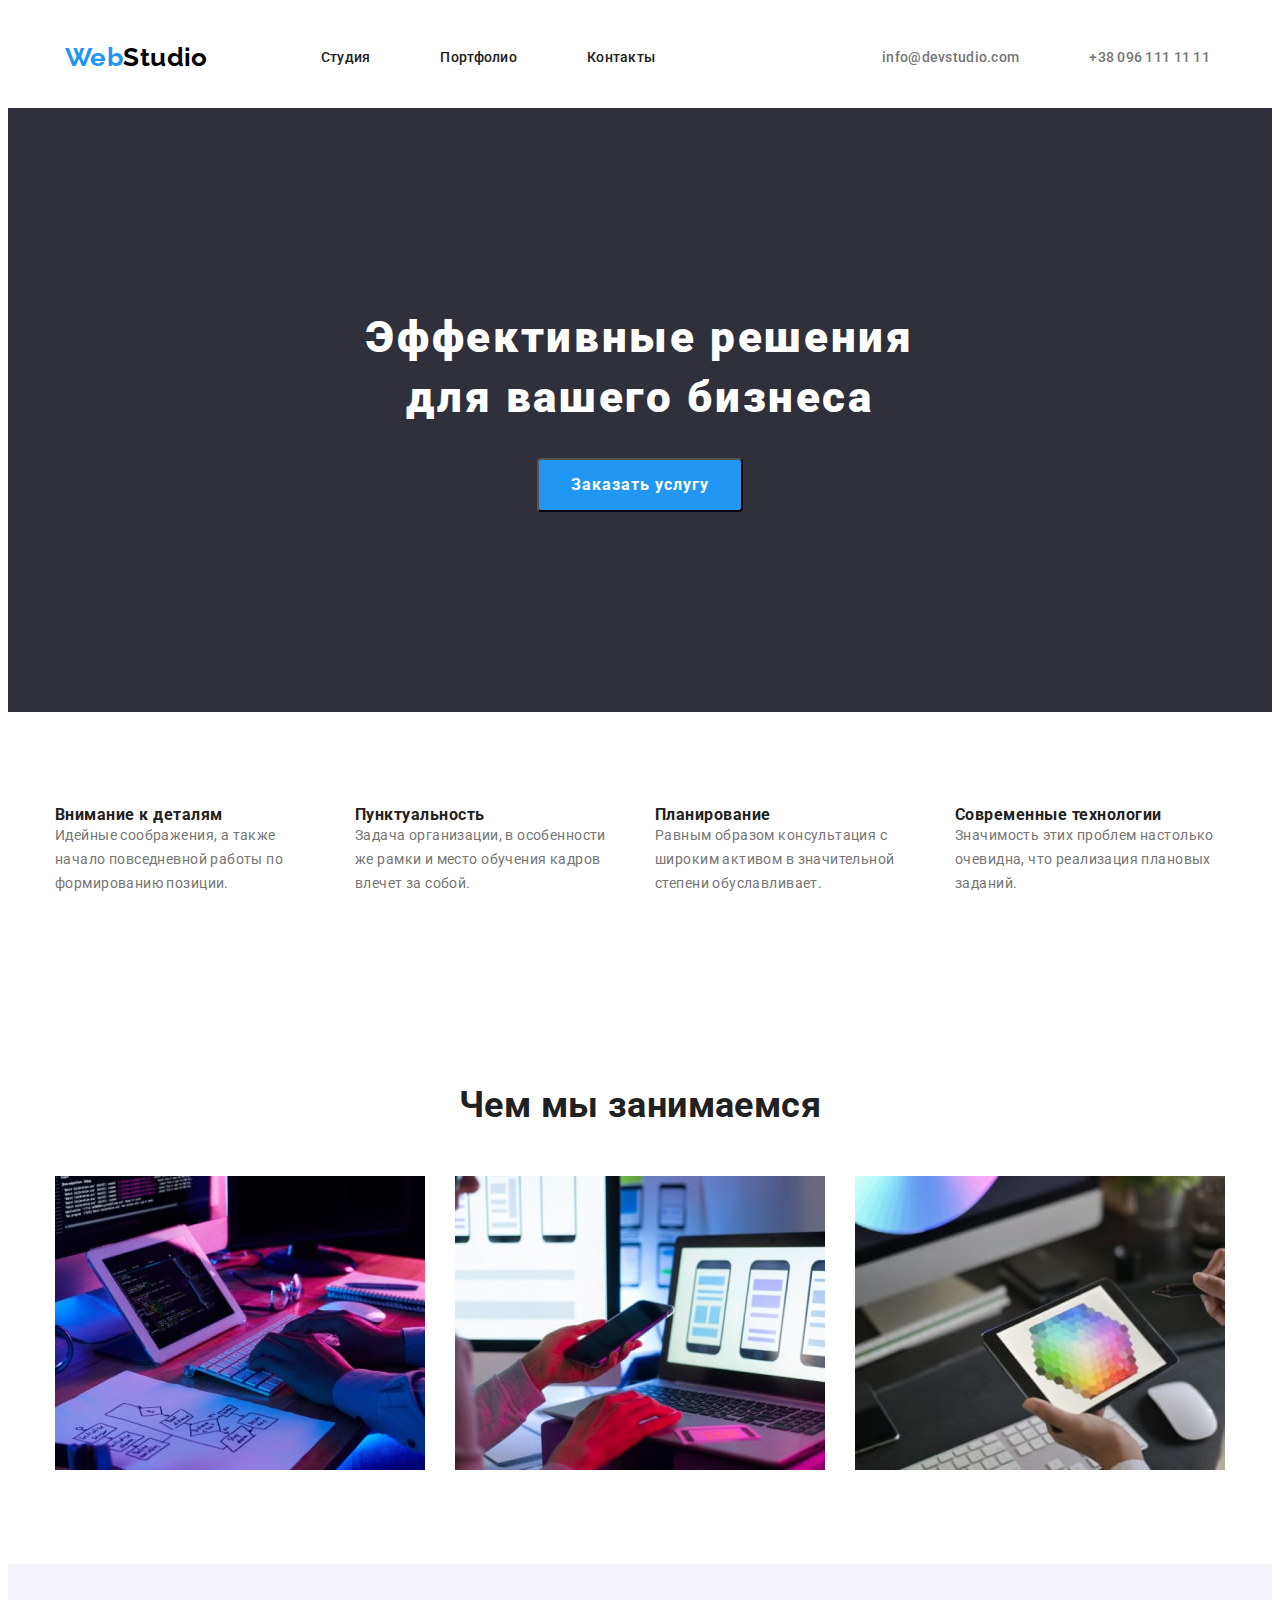
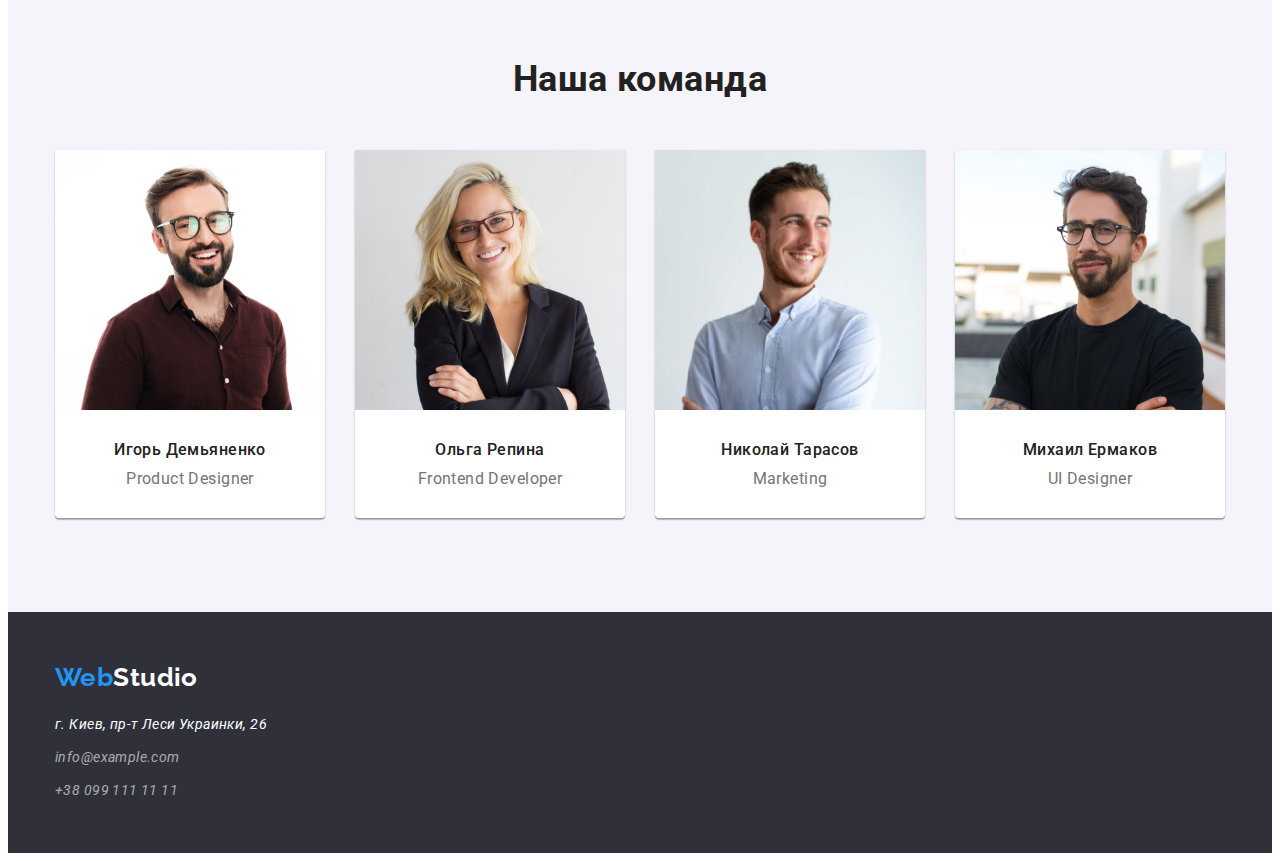
<file: index.html>
<!DOCTYPE html>
<html lang="ru">
<head>
    <meta charset="UTF-8">
    <meta http-equiv="X-UA-Compatible" content="IE=edge">
    <meta name="viewport" content="width=device-width, initial-scale=1.0">
    <title>Document</title>
    <link rel="preconnect" href="https://fonts.googleapis.com">
    <link rel="preconnect" href="https://fonts.gstatic.com" crossorigin>
    <link href="https://fonts.googleapis.com/css2?family=Raleway:wght@700&family=Roboto:wght@400;500;700;900&display=swap"
        rel="stylesheet">
        <link rel="stylesheet" href="https://cdnjs.cloudflare.com/ajax/libs/modern-normalize/1.1.0/modern-normalize.min.css"
            integrity="sha512-wpPYUAdjBVSE4KJnH1VR1HeZfpl1ub8YT/NKx4PuQ5NmX2tKuGu6U/JRp5y+Y8XG2tV+wKQpNHVUX03MfMFn9Q=="
            crossorigin="anonymous" referrerpolicy="no-referrer" />
    <link rel="stylesheet" href="./css/styles.css">
</head>
<body>
<header class="header">
    <div class="container header-container">
    <nav class="header-nav">
    <a class="link header-logo" href=""><span class="header-span">Web</span>Studio</a>
    <ul class="list header-nav-list">
        <li class="header-item"><a class="link header-link" href="">Студия</a></li>
        <li class="header-item"><a class="link header-link" href="./portfolio.html">Портфолио</a></li>
        <li class="header-item"><a class="link header-link" href="">Контакты</a></li>
    </ul>
    </nav>
    <ul class="list header-list">
        <li class="header-item"><a class="link header-mail" href="mailto:info@devstudio.com">info@devstudio.com</a></li>
        <li class="header-item"><a class="link header-tel" href="tel:+380961111111">+38 096 111 11 11</a></li>
    </ul>
    </div>
</header>
<main>
<section class="head section">
    <div class="container">
    <h1 class="head-title">Эффективные решения для вашего бизнеса</h1>
    <button class="head-btn" type="button">Заказать услугу</button>
    </div>
</section>
<section class="plan section">
    <div class="container plan-container">
    <h2 hidden>План</h2>
    <ul class="list plan-list">
        <li class="plan-item">
            <h3 class="plan-title">Внимание к деталям</h3>
            <p class="plan-text">Идейные соображения, а также начало повседневной работы по формированию позиции.</p>
        </li>
        <li class="plan-item">
            <h3 class="plan-title">Пунктуальность</h3>
            <p class="plan-text">Задача организации, в особенности же рамки и место обучения кадров влечет за собой.</p>
        </li>
        <li class="plan-item">
            <h3 class="plan-title">Планирование</h3>
            <p class="plan-text">Равным образом консультация с широким активом в значительной степени обуславливает.</p>
        </li>
        <li class="plan-item">
            <h3 class="plan-title">Современные технологии</h3>
            <p class="plan-text">Значимость этих проблем настолько очевидна, что реализация плановых заданий.</p>
        </li>
    </ul>
    </div>
</section>
<section class="hobbi section">
    <div class="container">
    <h2 class=" hobbi-title">Чем мы занимаемся</h2>
    <ul class="list hobbi-list">
        <li class="hobbi-item">
            <img src="./images/box_1.jpg" alt="пример1" width="370"></li>
        <li class="hobbi-item">
            <img src="./images/box_2.jpg" alt="пример2" width="370"></li>
        <li class="hobbi-item">
            <img src="./images/box_3.jpg" alt="пример3" width="370"></li>
    </ul>
    </div>
</section>
<section class="team section ">
    <div class="container">
    <h2 class="team-title">Наша команда</h2>
    <ul class="list team-list">
        <li class="team-item"><img src="./images/people1.jpg" alt="человек1" width="270">
            <h3 class="team-second-title">Игорь Демьяненко</h3>
            <p  class="team-text" lang="en">Product Designer</p>
        </li>
        <li class="team-item"><img src="./images/people2.jpg" alt="человек2" width="270">
            <h3 class="team-second-title">Ольга Репина</h3>
            <p class="team-text" lang="en">Frontend Developer</p>
        </li>
        <li class="team-item"><img src="./images/people3.jpg" alt="человек3" width="270">
            <h3 class="team-second-title">Николай Тарасов</h3>
            <p class="team-text" lang="en">Marketing</p>
        </li>
        <li class="team-item"><img src="./images/people4.jpg" alt="человек4" width="270">
            <h3 class="team-second-title">Михаил Ермаков</h3>
            <p class="team-text" lang="en">UI Designer</p>
        </li>
    </ul>
    </div>
</section>
</main>
<footer class="footer">
    <div class="footer-container container">
    <a class="link footer-logo" href=""><span class="footer-span">Web</span>Studio</a>
    <address class="footer-address">
    <ul class="list footer-list">
        <li class="footer-item"><a class="link footer-add" href="https://goo.gl/maps/32Xd4ZCNHeifT7mY8" target="blank" rel="noopener noreferrer">г. Киев, пр-т Леси Украинки, 26</a></li>
        <li class="footer-item"><a class="link footer-mail" href="mailto:info@example.com">info@example.com</a></li>
        <li class="footer-item"><a class="link footer-tel" href="tel:+380991111111">+38 099 111 11 11</a></li>
    </ul>    
    </address>
    </div>
</footer>
</body>
</html>
</file>
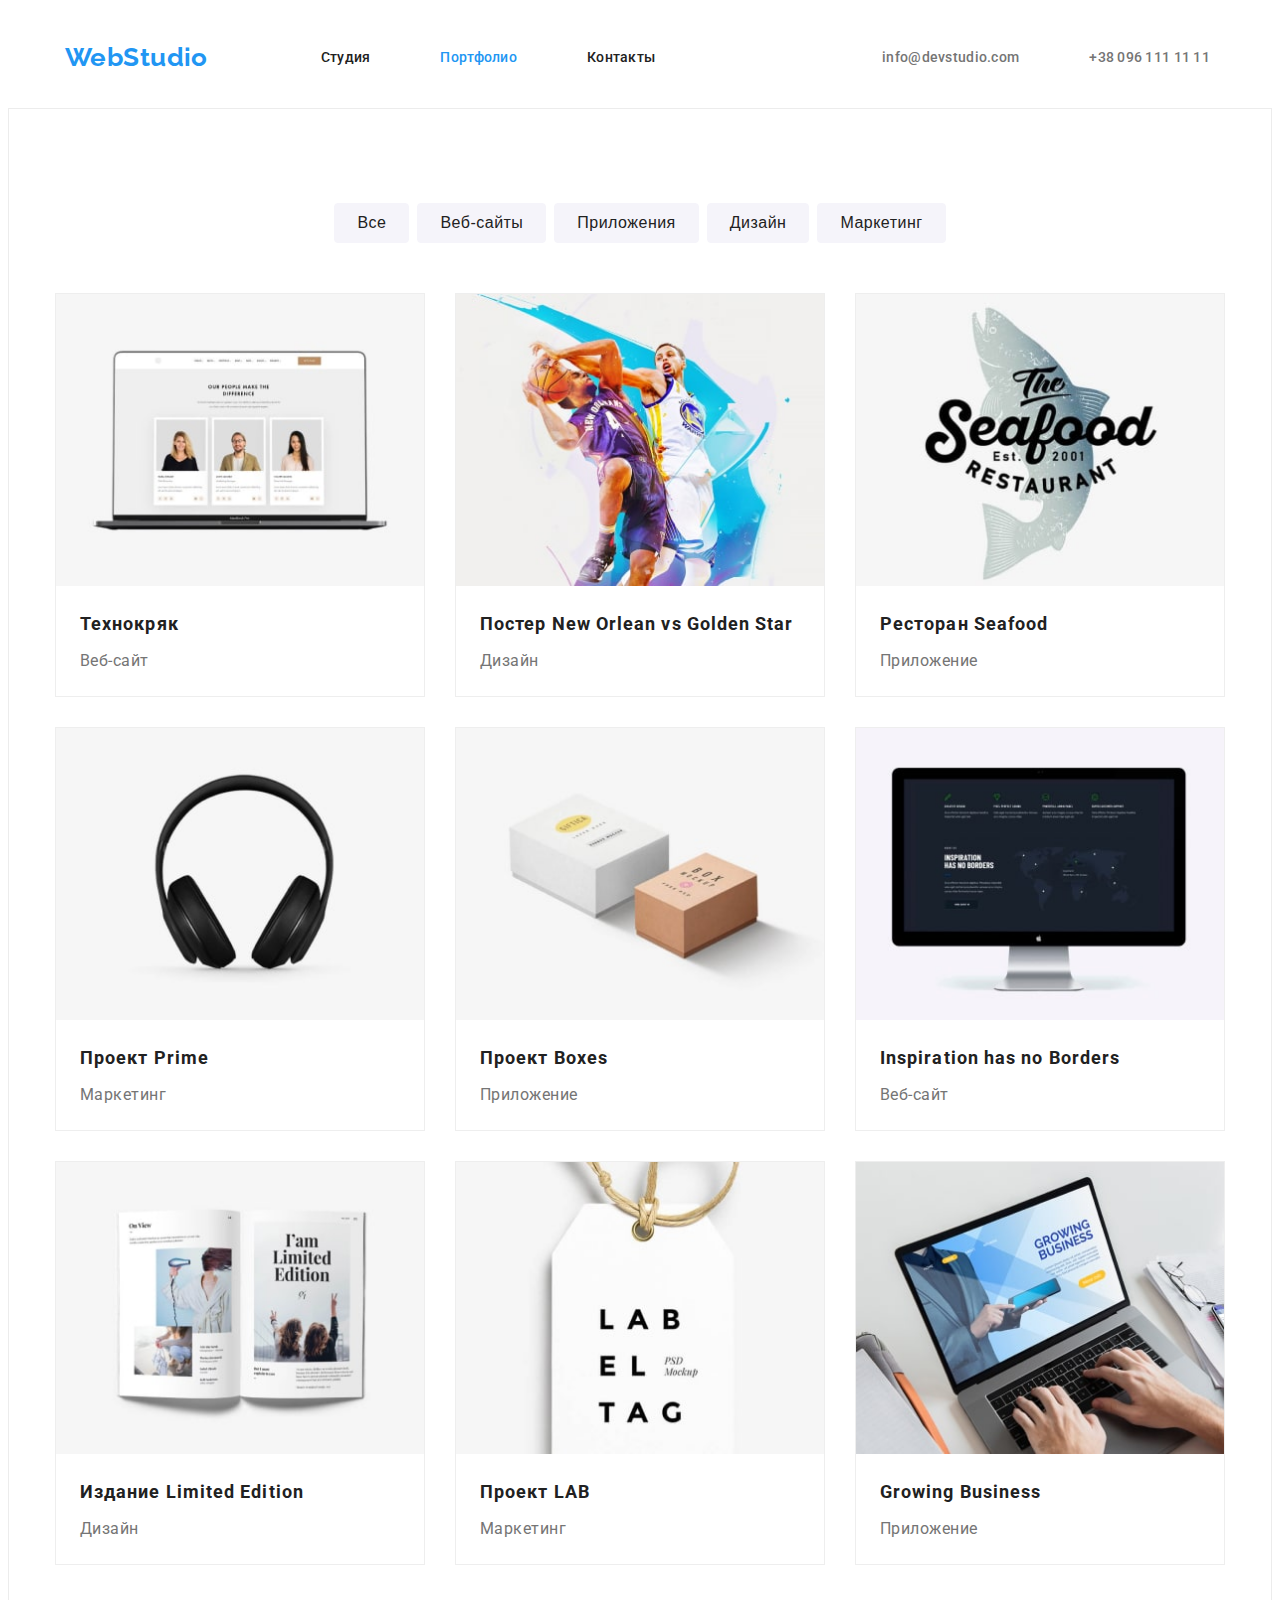
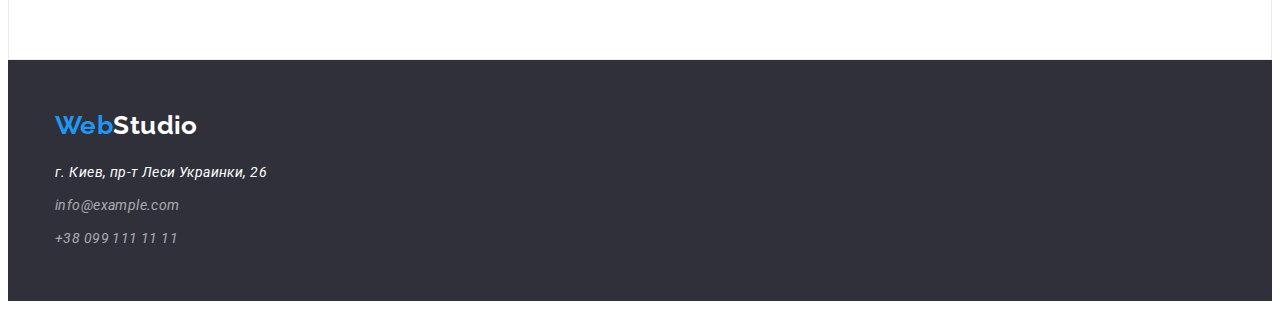
<file: portfolio.html>
<!DOCTYPE html>
<html lang="ru">

<head>
    <meta charset="UTF-8">
    <meta http-equiv="X-UA-Compatible" content="IE=edge">
    <meta name="viewport" content="width=device-width, initial-scale=1.0">
    <title>Document</title>
    <link rel="preconnect" href="https://fonts.googleapis.com">
    <link rel="preconnect" href="https://fonts.gstatic.com" crossorigin>
    <link href="https://fonts.googleapis.com/css2?family=Raleway:wght@700&family=Roboto:wght@400;500;700;900&display=swap"
        rel="stylesheet">
        <link rel="stylesheet" href="https://cdnjs.cloudflare.com/ajax/libs/modern-normalize/1.1.0/modern-normalize.min.css"
            integrity="sha512-wpPYUAdjBVSE4KJnH1VR1HeZfpl1ub8YT/NKx4PuQ5NmX2tKuGu6U/JRp5y+Y8XG2tV+wKQpNHVUX03MfMFn9Q=="
            crossorigin="anonymous" referrerpolicy="no-referrer" />
    <link rel="stylesheet" href="./css/styles.css">
</head>

<body>
    <header class="header">
        <div class="container header-container">
            <nav class="header-nav">
                <a class="link header-logo portfolio-link" href="">WebStudio</a>
                <ul class="list header-nav-list">
                    <li class="header-item"><a class="link header-link" href="./index.html">Студия</a></li>
                    <li class="header-item"><a class="link header-link link-port" href="">Портфолио</a></li>
                    <li class="header-item"><a class="link header-link" href="">Контакты</a></li>
                </ul>
            </nav>
            <ul class="list header-list">
                <li class="header-item"><a class="link header-mail" href="mailto:info@devstudio.com">info@devstudio.com</a>
                </li>
                <li class="header-item"><a class="link header-tel" href="tel:+380961111111">+38 096 111 11 11</a></li>
            </ul>
        </div>
    </header>
    <main>
            <section class="portfolio">
                <h1 hidden>Портфолио</h1>
            <div class="container">
                <ul class="list port-btn">
                <li class="portfolio-item"><button class="portfolio-btn" type="button">Все</button></li>
                <li class="portfolio-item"><button class="portfolio-btn" type="button">Веб-сайты</button></li>
                <li class="portfolio-item"><button class="portfolio-btn" type="button">Приложения</button></li>
                <li class="portfolio-item"><button class="portfolio-btn" type="button">Дизайн</button></li>
                <li class="portfolio-item"><button class="portfolio-btn" type="button">Маркетинг</button></li>
            </ul>
            <ul class="list portfolio-list">
                <li class="port-item">
                    <a class="link port-link" href=""><img class="portfolio-img" src="./images2/img1.jpg" alt="иконка1" width="370" height="294">
                    <div class="port-text">
                    <h2 class="portfolio-title">Технокряк</h2>
                    <p class="portfolio-text">Веб-сайт</p></div>
                    </a>
                </li>
                <li class="port-item">
                    <a class="link port-link" href=""><img class="portfolio-img" src="./images2/img2.jpg" alt="иконка2" width="370" height="294">
                    <div class="port-text">
                    <h2 class="portfolio-title">Постер New Orlean vs Golden Star</h2>
                    <p class="portfolio-text">Дизайн</p></div>
                    </a>
                </li>
                <li class="port-item">
                    <a class="link port-link" href=""><img class="portfolio-img" src="./images2/img3.jpg" alt="иконка3" width="370" height="294">
                    <div class="port-text">
                    <h2 class="portfolio-title">Ресторан Seafood</h2>
                    <p class="portfolio-text">Приложение</p></div>
                    </a>
                </li>
                <li class="port-item">
                    <a class="link port-link" href=""><img class="portfolio-img" src="./images2/img4.jpg" alt="иконка4" width="370" height="294">
                    <div class="port-text">
                    <h2 class="portfolio-title">Проект Prime</h2>
                    <p class="portfolio-text">Маркетинг</p></div>
                    </a>
                </li>
                <li class="port-item">
                    <a class="link port-link" href=""><img class="portfolio-img" src="./images2/img5.jpg" alt="иконка5" width="370" height="294">
                    <div class="port-text">
                    <h2 class="portfolio-title">Проект Boxes</h2>
                    <p class="portfolio-text">Приложение</p></div>
                    </a>
                </li>
                <li class="port-item">
                    <a class="link port-link" href=""><img class="portfolio-img" src="./images2/img6.jpg" alt="иконка6" width="370" height="294">
                    <div class="port-text">
                    <h2 class="portfolio-title" lang="en">Inspiration has no Borders</h2>
                    <p class="portfolio-text">Веб-сайт</p></div>
                    </a>
                </li>
                <li class="port-item">
                    <a class="link port-link" href=""><img class="portfolio-img" src="./images2/img7.jpg" alt="иконка7" width="370" height="294">
                    <div class="port-text">
                    <h2 class="portfolio-title">Издание Limited Edition</h2>
                    <p class="portfolio-text">Дизайн</p></div>
                    </a>
                </li>
                <li class="port-item">
                    <a class="link port-link" href=""><img class="portfolio-img" src="./images2/img8.jpg" alt="иконка8" width="370" height="294">
                    <div class="port-text">
                    <h2 class="portfolio-title">Проект LAB</h2>
                    <p class="portfolio-text">Маркетинг</p></div>
                    </a>
                </li>
                <li class="port-item">
                    <a class="link port-link" href=""><img class="portfolio-img" src="./images2/img9.jpg" alt="иконка" width="370" height="294">
                    <div class="port-text">
                    <h2 class="portfolio-title" lang="en">Growing Business</h2>
                    <p class="portfolio-text">Приложение</p></div>
                    </a>
                </li>
            </ul>
            </div>
        </section>
        </main>
    <footer class="footer">
        <div class="footer-container container">
            <a class="link footer-logo" href=""><span class="footer-span">Web</span>Studio</a>
            <address class="footer-address">
                <ul class="list footer-list">
                    <li class="footer-item"><a class="link footer-add" href="https://goo.gl/maps/32Xd4ZCNHeifT7mY8"
                            target="blank" rel="noopener noreferrer">г. Киев, пр-т Леси Украинки, 26</a></li>
                    <li class="footer-item"><a class="link footer-mail" href="mailto:info@example.com">info@example.com</a>
                    </li>
                    <li class="footer-item"><a class="link footer-tel" href="tel:+380991111111">+38 099 111 11 11</a></li>
                </ul>
            </address>
        </div>
    </footer>
</body>
</html>
</file>
<file: css/styles.css>
:root {
  --main-title-color: #ffffff;
  --second-title-color: #212121;
  --main-text-color: #757575;
  --third-title-color: #2196f3;
  --main-background: #e5e5e5;
  --second-background: #2f303a;
  --main-logo-color: #000000;
  --footer-text-color: rgba(255, 255, 255, 0.6);
  --main-btn-color: #f5f4fa;
}
p,
h1,
h2,
h3,
h4,
h5,
h6 {
  margin: 0;
}
ul {
  margin: 0;
  padding: 0;
}
img {
  display: block;
  max-width: 100%;
}
.container {
  box-sizing: border-box;
  width: 1200px;
  padding-left: 15px;
  padding-right: 15px;
  margin: 0 auto;
}

body {
  font-family: 'Roboto', sans-serif;
  background-color: var(--main-title-color);
  color: var(--main-text-color);
  font-size: 14px;
  letter-spacing: 0.03em;
}
.list {
  list-style: none;
}
.link {
  text-decoration: none;
}
.section {
  padding-top: 94px;
  padding-bottom: 94px;
}
/* ///////////////////////* header////////////////  */
.header {
  background-color: var(--main-title-color);
}
.header-container {
  display: flex;
  align-items: center;
  padding-top: 24px;
  padding-bottom: 25px;
}
.header-nav {
  display: flex;
  align-items: center;
}
.header-nav-list {
  display: flex;
}
.header-list {
  margin-right: 5px;
}
.header-item:not(:last-child) {
  margin-right: 50px;
}
.header-list {
  display: flex;
  margin-left: auto;
}

.header-logo {
  font-family: Raleway;
  font-weight: bold;
  font-size: 26px;
  line-height: 1.19;
  color: var(--main-logo-color);
}
.header-logo {
  margin-right: 93px;
  padding: 10px;
}
.header-span {
  color: var(--third-title-color);
}
.header-link {
  font-weight: 500;
  line-height: 1.14;
  letter-spacing: 0.02em;
  color: var(--second-title-color);
  padding: 10px;
}
.link-port {
  color: var(--third-title-color);
}
.header-link:hover,
.header-link:focus {
  color: var(--third-title-color);
}
.header-mail {
  font-weight: 500;
  line-height: 1.14;
  letter-spacing: 0.02em;
  color: var(--main-text-color);
  padding: 10px;
}
.header-mail:hover,
.header-mail:focus {
  color: var(--third-title-color);
}
.header-tel {
  font-weight: 500;
  line-height: 1.14;
  letter-spacing: 0.02em;
  color: var(--main-text-color);
  padding: 10px;
}
.header-tel:hover,
.header-tel:focus {
  color: var(--third-title-color);
}
/* ///////////////////////* head////////////////  */
.head {
  background-color: var(--second-background);
  padding-top: 200px;
  padding-bottom: 200px;
}
.head-title {
  font-weight: 900;
  font-size: 44px;
  line-height: 1.36;
  letter-spacing: 0.06em;
  color: var(--main-title-color);
  width: 620px;
  text-align: center;
  margin-right: auto;
  margin-left: auto;
}
.head-btn {
  font-family: inherit;
  font-weight: 700;
  font-size: 16px;
  line-height: 1.87;
  letter-spacing: 0.06em;
  background-color: var(--third-title-color);
  color: var(--main-title-color);
  padding: 10px 32px;
  min-width: 200px;
  cursor: pointer;
  border-radius: 4px;

  display: block;
  margin-right: auto;
  margin-left: auto;
  margin-top: 30px;
}
/* ///////////////////////* plan////////////////  */
.plan-container {
  width: 1200px;
  padding-left: 15px;
  padding-right: 15px;
  margin-left: auto;
  margin-right: auto;
}
.plan-list {
  display: flex;
  flex-wrap: wrap;
}
.plan-item {
  width: 270px;
  margin-right: 30px;
}
.plan-item:nth-child(4n) {
  margin-right: 0;
}

.plan-title {
  font-weight: 700;
  line-height: 1.14;
  letter-spacing: 0.03em;
  color: var(--second-title-color);
}
.plan-text {
  font-size: 14px;
  line-height: 1.71;
}
/* ///////////////////////* hobbi////////////////  */
.hobbi-title {
  font-weight: 700;
  font-size: 36px;
  line-height: 1.17;
  color: var(--second-title-color);
  text-align: center;

  margin-left: auto;
  margin-right: auto;
  margin-bottom: 50px;
}
.hobbi-list {
  display: flex;
  flex-wrap: wrap;
}
.hobbi-item {
  margin-right: 30px;
}
.hobbi-item:last-child {
  margin-right: 0;
}
/* flex-basis: calc(100% / 3 - 30px);
    margin: 0; */

/* ///////////////////////* team////////////////  */
.team {
  background-color: var(--main-btn-color);
}
.team-title {
  font-weight: 700;
  font-size: 36px;
  line-height: 42px;
  color: var(--second-title-color);

  margin-bottom: 50px;
  text-align: center;
}
.team-list {
  display: flex;
  flex-wrap: wrap;
  margin-top: 0;
  margin-bottom: 0;
}
.team-item {
  margin-right: 30px;
  background: #ffffff;
  box-shadow: 0px 1px 3px rgba(0, 0, 0, 0.12), 0px 1px 1px rgba(0, 0, 0, 0.14),
    0px 2px 1px rgba(0, 0, 0, 0.2);
  border-radius: 0px 0px 4px 4px;
}
.team-item:last-child {
  margin-right: 0;
}
.team-second-title {
  font-weight: 500;
  font-size: 16px;
  line-height: 1.19;
  color: var(--second-title-color);

  margin-top: 30px;
}
.team-text {
  font-size: 16px;
  line-height: 1.19;

  margin-top: 10px;
  padding-bottom: 30px;
}
.team-second-title,
.team-text {
  text-align: center;
}

/* ///////////////////////* footer////////////////  */
.footer {
  background-color: var(--second-background);
  padding-top: 50px;
  padding-bottom: 50px;
}
.footer-logo {
  font-family: Raleway;
  font-weight: 700;
  font-size: 26px;
  line-height: 1.19;
  color: var(--main-title-color);
  display: block;
  margin-bottom: 20px;
}
.footer-span {
  color: var(--third-title-color);
}
.footer-list {
  display: block;
}
.footer-item:not(:last-child) {
  margin-bottom: 9px;
}
.footer-add {
  line-height: 1.71;
  color: var(--main-title-color);
}
.footer-add:hover,
.footer-add:focus {
  color: var(--third-title-color);
}
.footer-mail {
  line-height: 1.71;
  color: var(--footer-text-color);
}
.footer-mail:hover,
.footer-mail:focus {
  color: var(--third-title-color);
}
.footer-tel {
  line-height: 1.71;
  color: var(--footer-text-color);
}
.footer-tel:hover,
.footer-tel:focus {
  color: var(--third-title-color);
}
/* ///////////////////////* portfolio////////////////  */
.portfolio {
  padding-top: 94px;
  padding-bottom: 94px;
  border: 1px solid #ececec;
}
.portfolio-link {
  color: var(--third-title-color);
}
.port-btn {
  display: flex;
  justify-content: center;
  margin-bottom: 50px;
}
.port-btn .portfolio-item + .portfolio-item {
  margin-left: 8px;
}
.portfolio-btn {
  display: inline-block;
  min-width: 73px;
  font-weight: 500;
  border-radius: 4px;
  border: 1px solid var(--main-btn-color);
  font-size: 16px;
  line-height: 1.62;
  letter-spacing: 0.03em;
  color: var(--second-title-color);
  background-color: var(--main-btn-color);
  cursor: pointer;
  padding: 6px 22px;
}
.portfolio-btn:hover,
.portfolio-btn:focus {
  color: var(--main-title-color);
}
.portfolio-btn:hover,
.portfolio-btn:focus {
  background-color: var(--third-title-color);
}
.portfolio-list {
  display: flex;
  flex-wrap: wrap;
}
.portfolio-img {
  display: block;
  max-width: 100%;
  height: auto;
}
.port-item {
  border: 1px solid #eeeeee;
  box-sizing: border-box;
  width: 370px;
  height: 404px;
  margin-right: 30px;
}
.port-item:nth-child(3n) {
  margin-right: 0;
}
.port-item:nth-child(n + 4) {
  margin-top: 30px;
}
.portfolio-title {
  padding: 20px 24px 4px;
  font-weight: 700;
  font-size: 18px;
  line-height: 2;
  letter-spacing: 0.06em;
  color: var(--second-title-color);
}
.portfolio-text {
  padding: 0px 24px 20px;
  font-size: 16px;
  line-height: 1.87;
  letter-spacing: 0.03em;
  color: var(--main-text-color);
}
.port-link {
  display: block;
}
</file>
